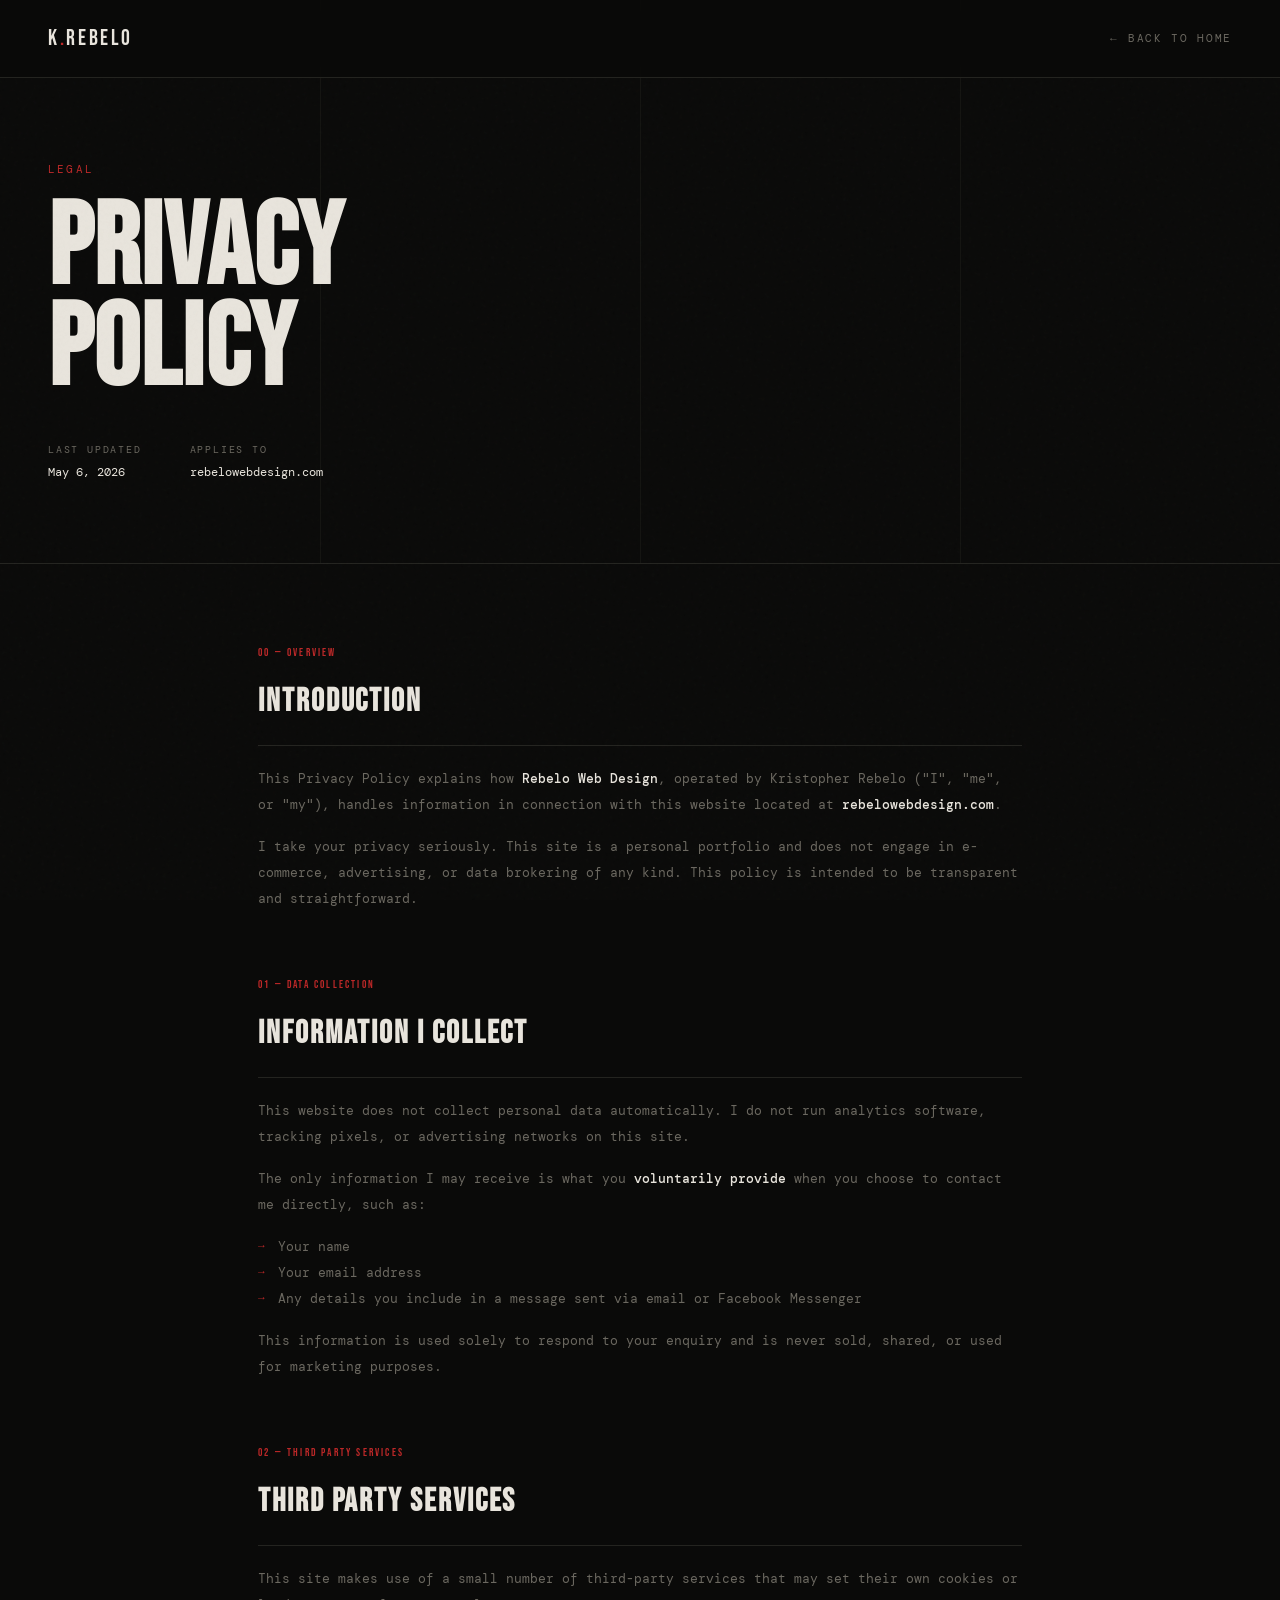
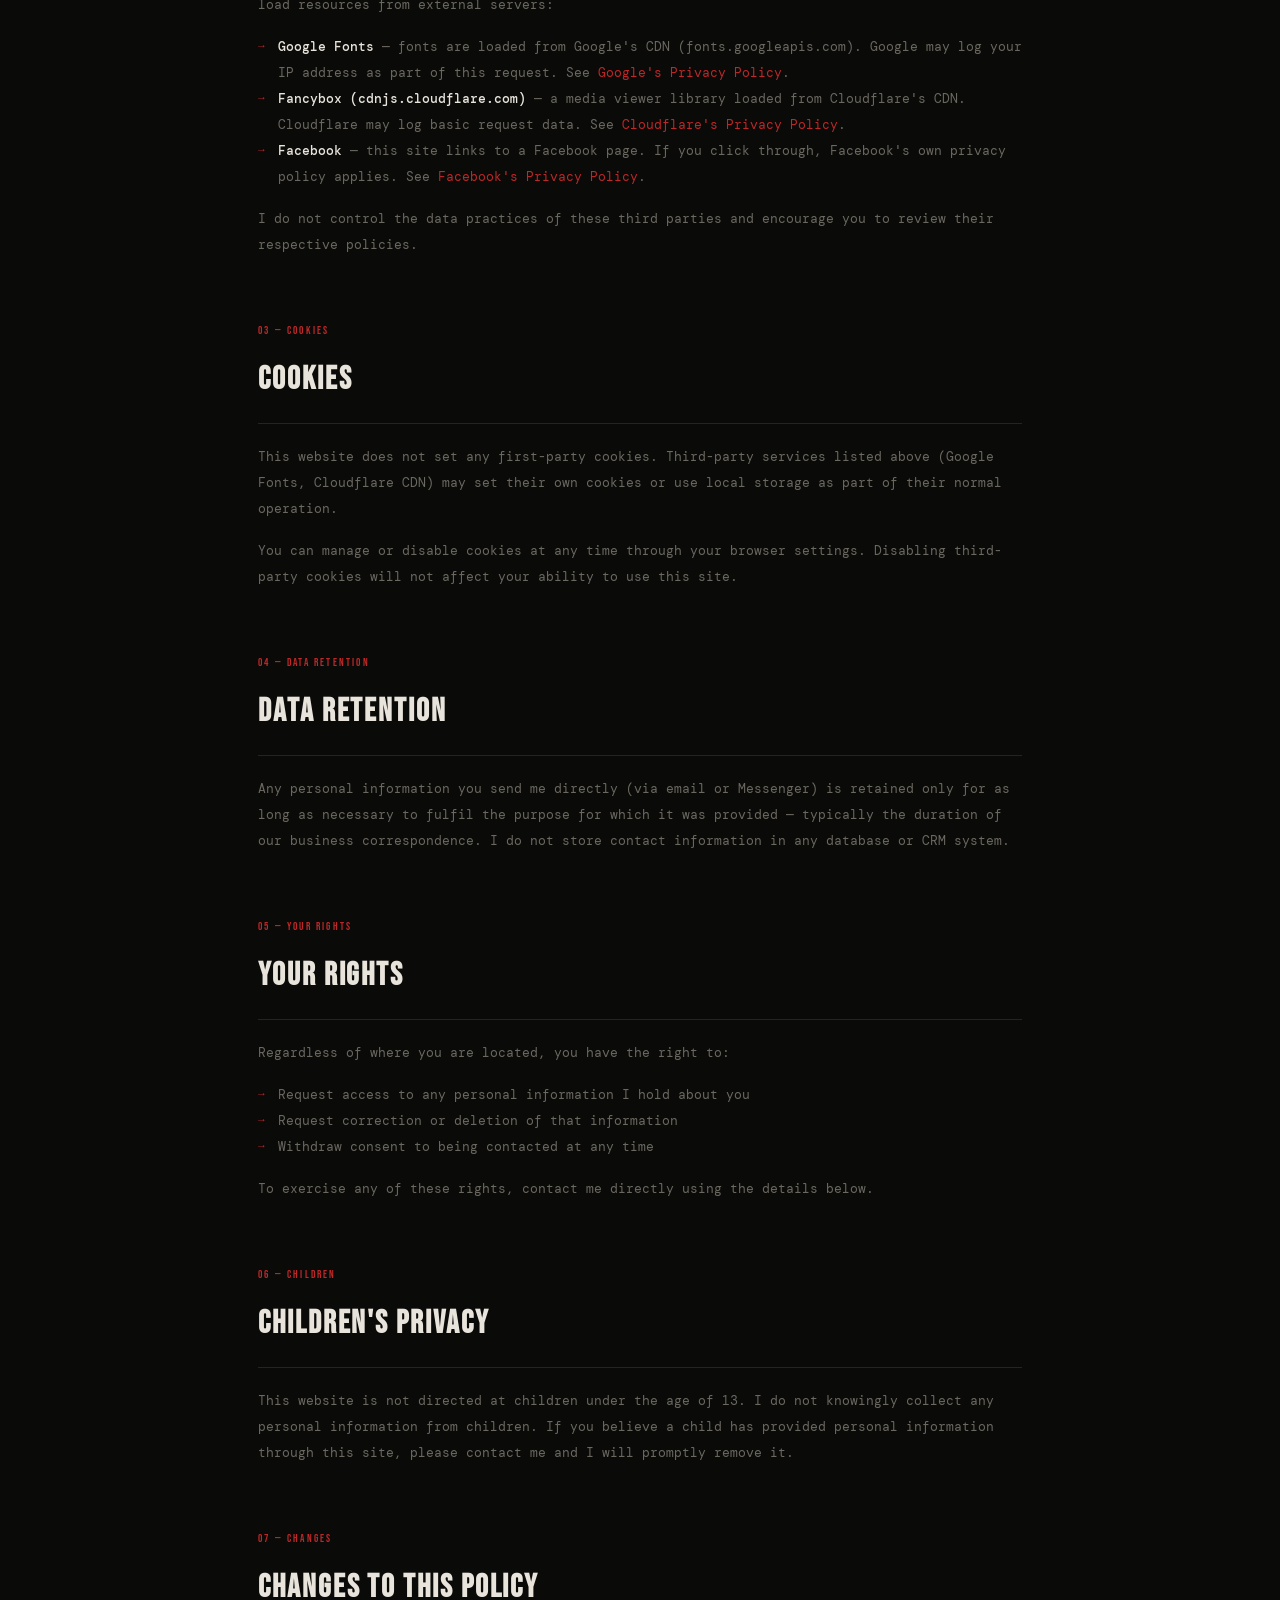
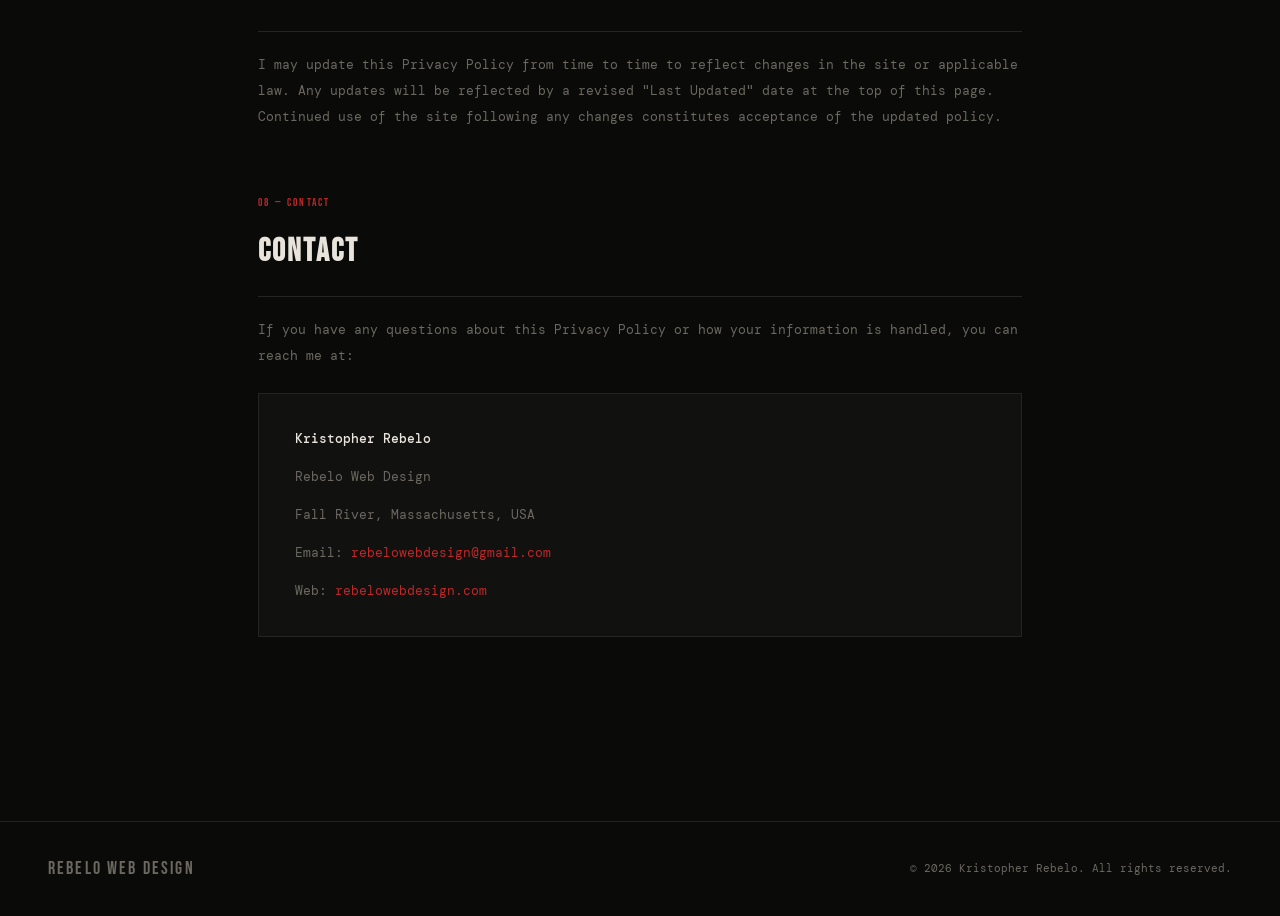
<file: privacy.html>
<!DOCTYPE html>
<html lang="en">
<head>
  <meta charset="UTF-8">
  <meta name="viewport" content="width=device-width, initial-scale=1.0">
  <title>Privacy Policy | Rebelo Web Design</title>
  <meta name="description" content="Privacy Policy for Rebelo Web Design">
  <meta name="robots" content="noindex, follow">
  <link rel="canonical" href="https://rebelowebdesign.com/privacy.html">

  <link rel="preconnect" href="https://fonts.googleapis.com">
  <link rel="preconnect" href="https://fonts.gstatic.com" crossorigin>
  <link href="https://fonts.googleapis.com/css2?family=Bebas+Neue&family=DM+Serif+Display:ital@0;1&family=DM+Mono:wght@300;400;500&display=swap" rel="stylesheet">
  <link rel="stylesheet" href="assets/styles/privacy.css">
</head>
<body>

  <nav>
    <a href="index.html" class="nav-logo">K<span>.</span>REBELO</a>
    <a href="index.html" class="nav-back">
      <span class="nav-back-arrow">←</span> Back to Home
    </a>
  </nav>


  <section class="pp-hero">
    <div class="pp-hero-grid-line"></div>
    <div class="pp-hero-grid-line"></div>
    <div class="pp-hero-grid-line"></div>
    <div class="pp-eyebrow">Legal</div>
    <h1 class="pp-title">PRIVACY<br>POLICY</h1>
    <div class="pp-meta">
      <div class="pp-meta-item">
        <div class="pp-meta-label">Last Updated</div>
        <div class="pp-meta-val">May 6, 2026</div>
      </div>
      <div class="pp-meta-item">
        <div class="pp-meta-label">Applies To</div>
        <div class="pp-meta-val">rebelowebdesign.com</div>
      </div>
    </div>
  </section>

  <main class="pp-content">

    <div class="pp-section">
      <div class="pp-section-num">00 — OVERVIEW</div>
      <h2>INTRODUCTION</h2>
      <p>This Privacy Policy explains how <strong>Rebelo Web Design</strong>, operated by Kristopher Rebelo ("I", "me", or "my"), handles information in connection with this website located at <strong>rebelowebdesign.com</strong>.</p>
      <p>I take your privacy seriously. This site is a personal portfolio and does not engage in e-commerce, advertising, or data brokering of any kind. This policy is intended to be transparent and straightforward.</p>
    </div>

    <div class="pp-section">
      <div class="pp-section-num">01 — DATA COLLECTION</div>
      <h2>INFORMATION I COLLECT</h2>
      <p>This website does not collect personal data automatically. I do not run analytics software, tracking pixels, or advertising networks on this site.</p>
      <p>The only information I may receive is what you <strong>voluntarily provide</strong> when you choose to contact me directly, such as:</p>
      <ul class="pp-list">
        <li>Your name</li>
        <li>Your email address</li>
        <li>Any details you include in a message sent via email or Facebook Messenger</li>
      </ul>
      <p>This information is used solely to respond to your enquiry and is never sold, shared, or used for marketing purposes.</p>
    </div>

    <div class="pp-section">
      <div class="pp-section-num">02 — THIRD PARTY SERVICES</div>
      <h2>THIRD PARTY SERVICES</h2>
      <p>This site makes use of a small number of third-party services that may set their own cookies or load resources from external servers:</p>
      <ul class="pp-list">
        <li><strong>Google Fonts</strong> — fonts are loaded from Google's CDN (fonts.googleapis.com). Google may log your IP address as part of this request. See <a href="https://policies.google.com/privacy" target="_blank">Google's Privacy Policy</a>.</li>
        <li><strong>Fancybox (cdnjs.cloudflare.com)</strong> — a media viewer library loaded from Cloudflare's CDN. Cloudflare may log basic request data. See <a href="https://www.cloudflare.com/privacypolicy/" target="_blank">Cloudflare's Privacy Policy</a>.</li>
        <li><strong>Facebook</strong> — this site links to a Facebook page. If you click through, Facebook's own privacy policy applies. See <a href="https://www.facebook.com/privacy/policy/" target="_blank">Facebook's Privacy Policy</a>.</li>
      </ul>
      <p>I do not control the data practices of these third parties and encourage you to review their respective policies.</p>
    </div>

    <div class="pp-section">
      <div class="pp-section-num">03 — COOKIES</div>
      <h2>COOKIES</h2>
      <p>This website does not set any first-party cookies. Third-party services listed above (Google Fonts, Cloudflare CDN) may set their own cookies or use local storage as part of their normal operation.</p>
      <p>You can manage or disable cookies at any time through your browser settings. Disabling third-party cookies will not affect your ability to use this site.</p>
    </div>

    <div class="pp-section">
      <div class="pp-section-num">04 — DATA RETENTION</div>
      <h2>DATA RETENTION</h2>
      <p>Any personal information you send me directly (via email or Messenger) is retained only for as long as necessary to fulfil the purpose for which it was provided — typically the duration of our business correspondence. I do not store contact information in any database or CRM system.</p>
    </div>

    <div class="pp-section">
      <div class="pp-section-num">05 — YOUR RIGHTS</div>
      <h2>YOUR RIGHTS</h2>
      <p>Regardless of where you are located, you have the right to:</p>
      <ul class="pp-list">
        <li>Request access to any personal information I hold about you</li>
        <li>Request correction or deletion of that information</li>
        <li>Withdraw consent to being contacted at any time</li>
      </ul>
      <p>To exercise any of these rights, contact me directly using the details below.</p>
    </div>

    <div class="pp-section">
      <div class="pp-section-num">06 — CHILDREN</div>
      <h2>CHILDREN'S PRIVACY</h2>
      <p>This website is not directed at children under the age of 13. I do not knowingly collect any personal information from children. If you believe a child has provided personal information through this site, please contact me and I will promptly remove it.</p>
    </div>

    <div class="pp-section">
      <div class="pp-section-num">07 — CHANGES</div>
      <h2>CHANGES TO THIS POLICY</h2>
      <p>I may update this Privacy Policy from time to time to reflect changes in the site or applicable law. Any updates will be reflected by a revised "Last Updated" date at the top of this page. Continued use of the site following any changes constitutes acceptance of the updated policy.</p>
    </div>

    <div class="pp-section">
      <div class="pp-section-num">08 — CONTACT</div>
      <h2>CONTACT</h2>
      <p>If you have any questions about this Privacy Policy or how your information is handled, you can reach me at:</p>
      <div class="pp-contact-box">
        <p><strong>Kristopher Rebelo</strong></p>
        <p>Rebelo Web Design</p>
        <p>Fall River, Massachusetts, USA</p>
        <p>Email: <a href="mailto:rebelowebdesign@gmail.com">rebelowebdesign@gmail.com</a></p>
        <p>Web: <a href="https://rebelowebdesign.com">rebelowebdesign.com</a></p>
      </div>
    </div>

  </main>

  <footer>
    <div class="footer-logo">REBELO WEB DESIGN</div>
    <div class="footer-copy">© 2026 Kristopher Rebelo. All rights reserved.</div>
  </footer>

  <script>
    const observer = new IntersectionObserver((entries) => {
      entries.forEach(e => { if (e.isIntersecting) e.target.classList.add('visible'); });
    }, { threshold: 0.08 });
    document.querySelectorAll('.pp-section').forEach(el => observer.observe(el));
  </script>
</body>
</html>
</file>
<file: assets/styles/privacy.css>
*,
*::before,
*::after {
    margin: 0;
    padding: 0;
    box-sizing: border-box;
}

:root {
    --bg: #0a0a09;
    --surface: #111110;
    --border: #242420;
    --accent: #bd2828;
    --text: #e8e4dc;
    --muted: #6b6860;
    --font-display: 'Bebas Neue', sans-serif;
    --font-serif: 'DM Serif Display', serif;
    --font-mono: 'DM Mono', monospace;
}

html {
    scroll-behavior: smooth;
}

body {
    background: var(--bg);
    color: var(--text);
    font-family: var(--font-mono);
    font-size: 14px;
    line-height: 1.7;
    overflow-x: hidden;
}

body::before {
    content: '';
    position: fixed;
    inset: 0;
    background-image: url("data:image/svg+xml,%3Csvg viewBox='0 0 256 256' xmlns='http://www.w3.org/2000/svg'%3E%3Cfilter id='noise'%3E%3CfeTurbulence type='fractalNoise' baseFrequency='0.9' numOctaves='4' stitchTiles='stitch'/%3E%3C/filter%3E%3Crect width='100%25' height='100%25' filter='url(%23noise)' opacity='0.04'/%3E%3C/svg%3E");
    pointer-events: none;
    z-index: 100;
    opacity: 0.5;
}

::-webkit-scrollbar {
  width: 6px;
}
::-webkit-scrollbar-track {
  background: var(--bg);
}
::-webkit-scrollbar-thumb {
  background: var(--border);
  transition: background 0.2s;
}
::-webkit-scrollbar-thumb:hover {
  background: var(--accent);
}
* {
  scrollbar-width: thin;
  scrollbar-color: var(--accent) var(--bg);
}

nav {
    position: fixed;
    top: 0;
    left: 0;
    right: 0;
    z-index: 500;
    display: flex;
    align-items: center;
    justify-content: space-between;
    padding: 20px 48px;
    background: rgba(10, 10, 9, 0.92);
    backdrop-filter: blur(12px);
    border-bottom: 1px solid var(--border);
}

.nav-logo {
    font-family: var(--font-display);
    font-size: 22px;
    letter-spacing: 0.12em;
    color: var(--text);
    text-decoration: none;
}

.nav-logo span {
    color: var(--accent);
}

.nav-back {
    display: flex;
    align-items: center;
    gap: 10px;
    color: var(--muted);
    text-decoration: none;
    font-size: 11px;
    letter-spacing: 0.15em;
    text-transform: uppercase;
    transition: color 0.2s;
}

.nav-back:hover {
    color: var(--accent);
}

.nav-back-arrow {
    transition: transform 0.2s;
}

.nav-back:hover .nav-back-arrow {
    transform: translateX(-4px);
}

.pp-hero {
    padding: 160px 48px 80px;
    border-bottom: 1px solid var(--border);
    position: relative;
    overflow: hidden;
}

.pp-hero-grid-line {
    position: absolute;
    top: 0;
    bottom: 0;
    width: 1px;
    background: var(--border);
    opacity: 0.4;
}

.pp-hero-grid-line:nth-child(1) {
    left: 25%;
}

.pp-hero-grid-line:nth-child(2) {
    left: 50%;
}

.pp-hero-grid-line:nth-child(3) {
    left: 75%;
}

.pp-eyebrow {
    font-size: 11px;
    letter-spacing: 0.2em;
    text-transform: uppercase;
    color: var(--accent);
    margin-bottom: 20px;
    position: relative;
    z-index: 1;
}

.pp-title {
    font-family: var(--font-display);
    font-size: clamp(56px, 9vw, 120px);
    line-height: 0.88;
    letter-spacing: 0.01em;
    position: relative;
    z-index: 1;
}

.pp-meta {
    display: flex;
    gap: 48px;
    margin-top: 40px;
    position: relative;
    z-index: 1;
}

.pp-meta-item {}

.pp-meta-label {
    font-size: 10px;
    letter-spacing: 0.18em;
    text-transform: uppercase;
    color: var(--muted);
    margin-bottom: 4px;
}

.pp-meta-val {
    font-size: 12px;
    color: var(--text);
}

.pp-content {
    max-width: 860px;
    margin: 0 auto;
    padding: 80px 48px 120px;
}

.pp-section {
    margin-bottom: 64px;
    opacity: 0;
    transform: translateY(24px);
    transition: opacity 0.6s ease, transform 0.6s ease;
}

.pp-section.visible {
    opacity: 1;
    transform: translateY(0);
}

.pp-section-num {
    font-family: var(--font-display);
    font-size: 11px;
    letter-spacing: 0.2em;
    color: var(--accent);
    margin-bottom: 12px;
}

.pp-section h2 {
    font-family: var(--font-display);
    font-size: 32px;
    letter-spacing: 0.06em;
    color: var(--text);
    margin-bottom: 20px;
    border-bottom: 1px solid var(--border);
    padding-bottom: 16px;
}

.pp-section p {
    color: var(--muted);
    font-size: 13px;
    line-height: 2;
    margin-bottom: 16px;
}

.pp-section p:last-child {
    margin-bottom: 0;
}

.pp-section strong {
    color: var(--text);
    font-weight: 500;
}

.pp-section a {
    color: var(--accent);
    text-decoration: none;
    border-bottom: 1px solid transparent;
    transition: border-color 0.2s;
}

.pp-section a:hover {
    border-color: var(--accent);
}

.pp-list {
    list-style: none;
    margin: 16px 0;
}

.pp-list li {
    color: var(--muted);
    font-size: 13px;
    line-height: 2;
    padding-left: 20px;
    position: relative;
}

.pp-list li::before {
    content: '→';
    position: absolute;
    left: 0;
    color: var(--accent);
    font-size: 11px;
}

.pp-contact-box {
    background: var(--surface);
    border: 1px solid var(--border);
    padding: 32px 36px;
    margin-top: 24px;
}

.pp-contact-box p {
    margin-bottom: 12px;
}

.pp-contact-box p:last-child {
    margin-bottom: 0;
}

footer {
    padding: 32px 48px;
    border-top: 1px solid var(--border);
    display: flex;
    align-items: center;
    justify-content: space-between;
}

.footer-logo {
    font-family: var(--font-display);
    font-size: 18px;
    letter-spacing: 0.12em;
    color: var(--muted);
}

.footer-copy {
    font-size: 11px;
    color: var(--muted);
}

@media (max-width: 900px) {
    nav {
        padding: 16px 24px;
    }

    .pp-hero {
        padding: 120px 24px 60px;
    }

    .pp-meta {
        flex-direction: column;
        gap: 20px;
    }

    .pp-content {
        padding: 48px 24px 80px;
    }

    footer {
        padding: 24px;
        flex-direction: column;
        gap: 12px;
        text-align: center;
    }
}
</file>
